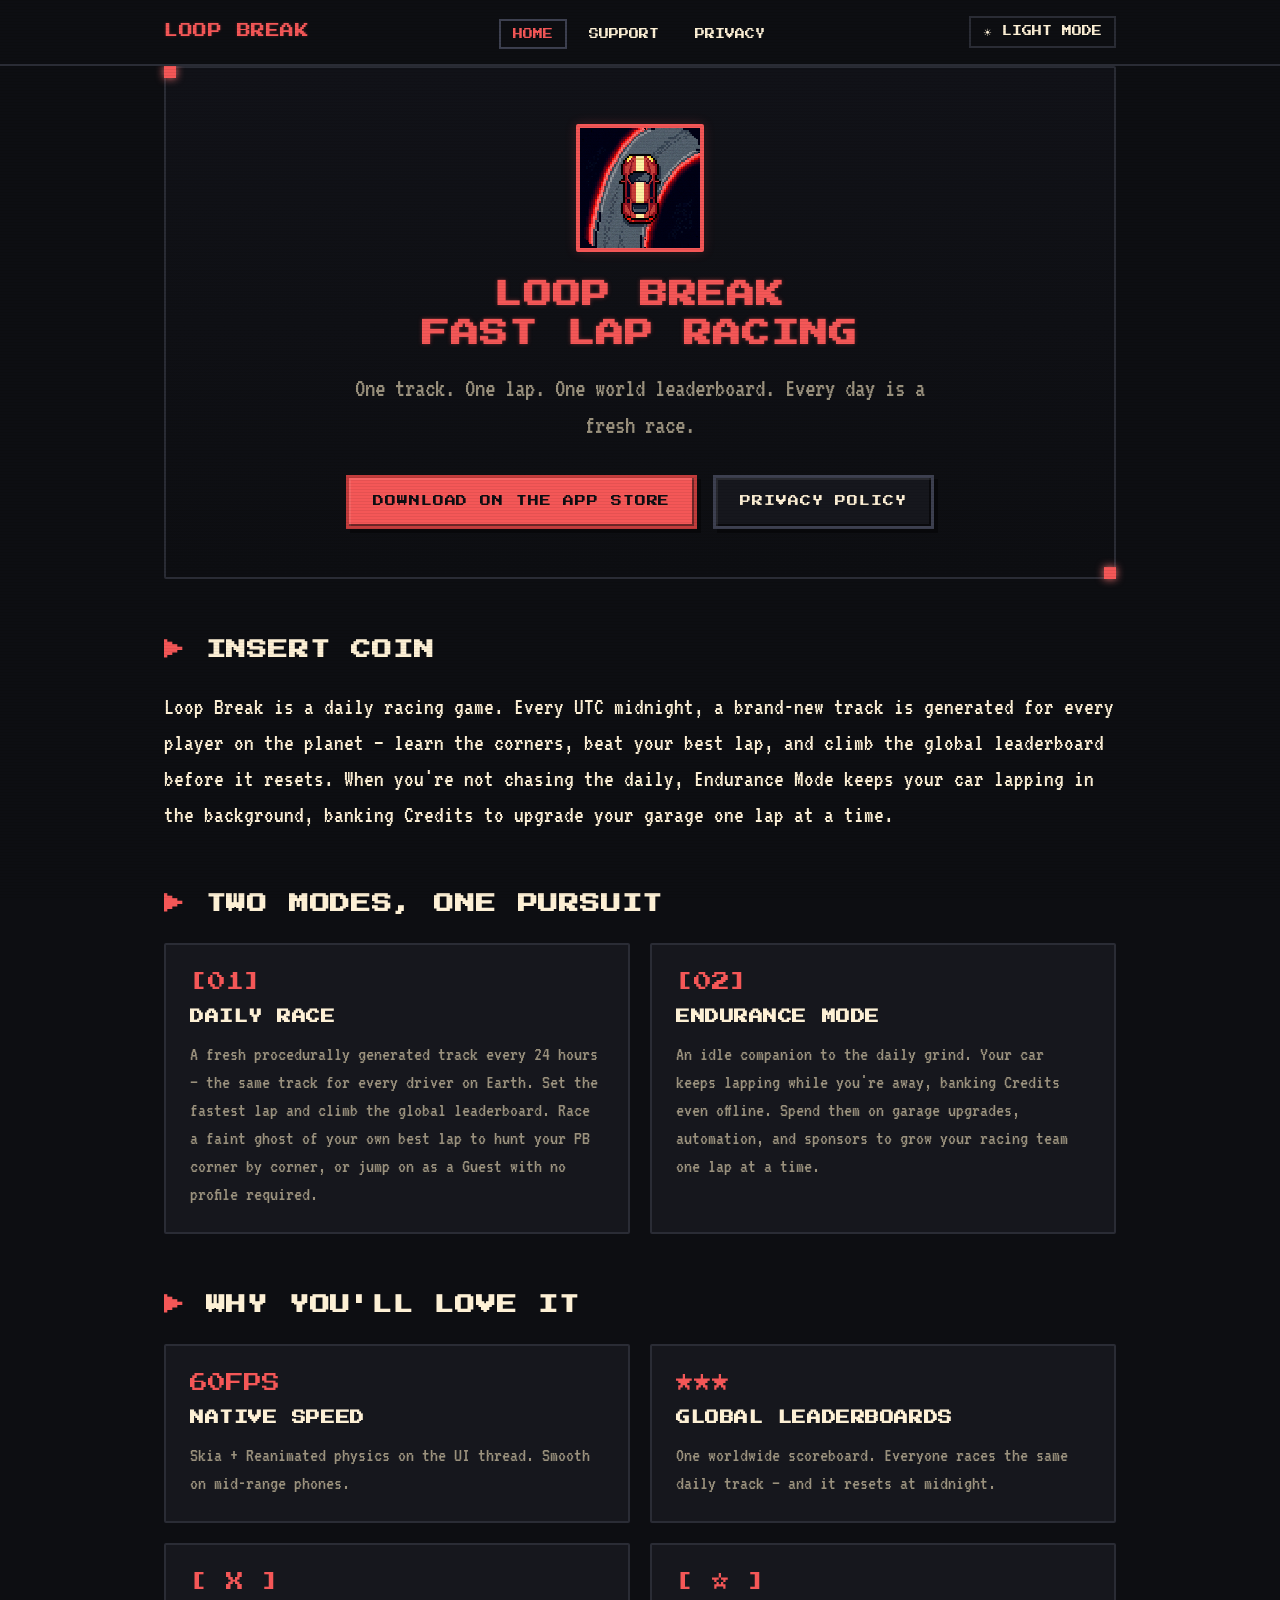
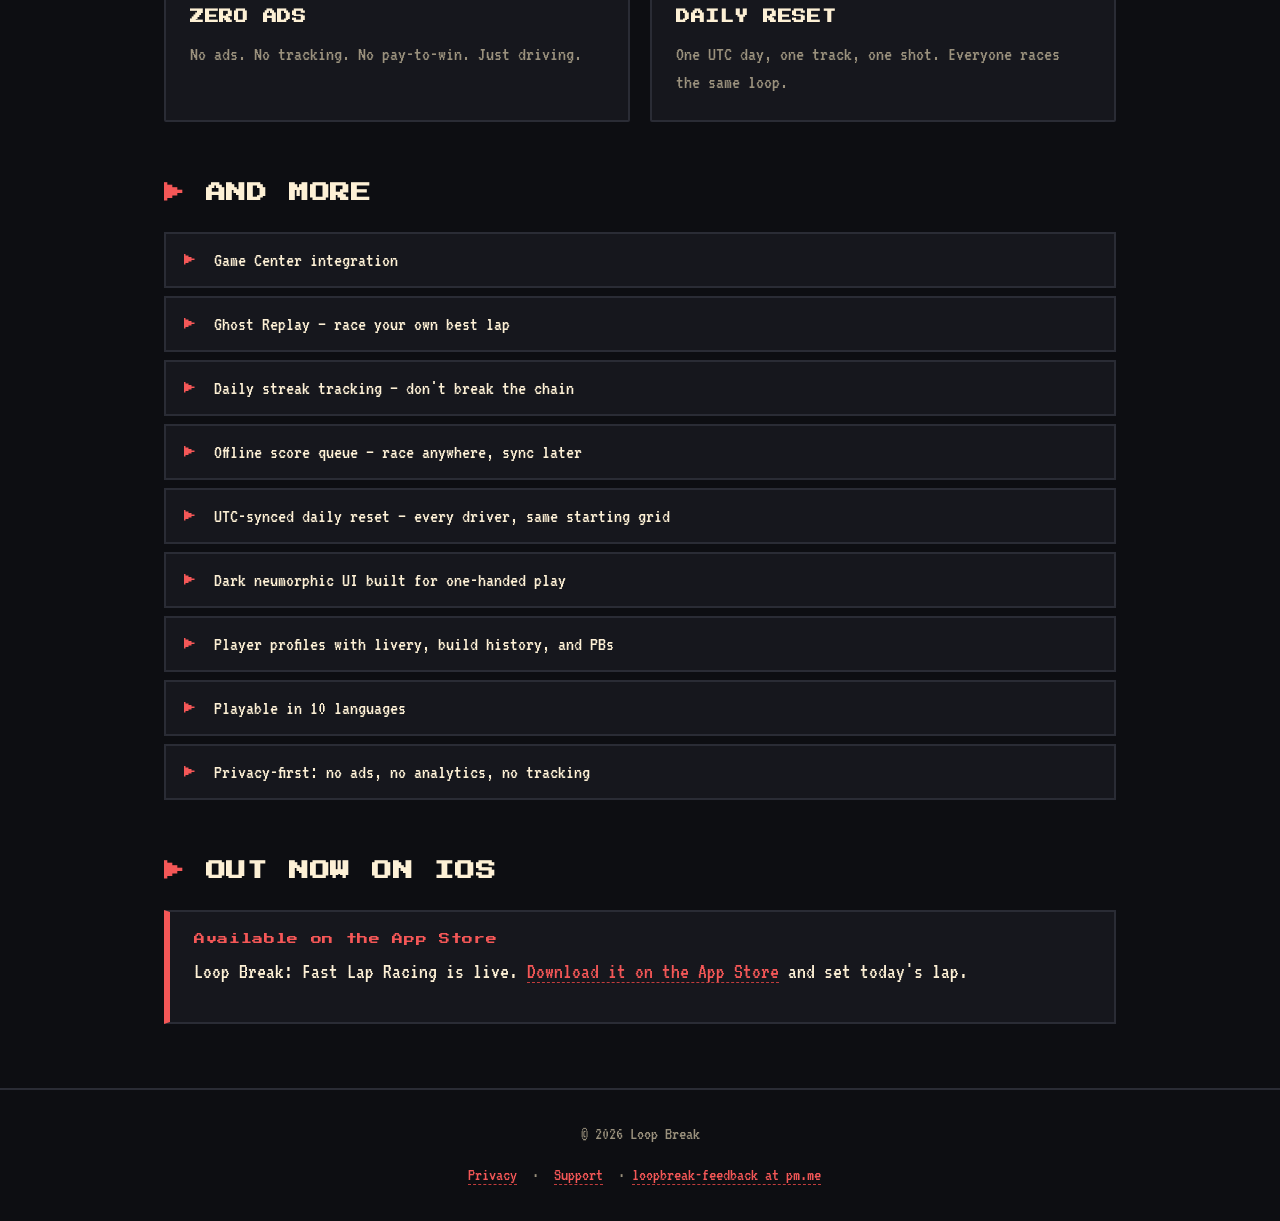
<file: index.html>
<!DOCTYPE html>
<html lang="en">
<head>
  <meta charset="UTF-8" />
  <meta name="viewport" content="width=device-width, initial-scale=1.0" />
  <title>Loop Break: Fast Lap Racing | A new track every day</title>
  <meta name="description" content="Loop Break: Fast Lap Racing is a retro racing game with a fresh procedurally generated track every day. Race the daily track on a global leaderboard, then let Endurance Mode keep your car lapping while you're away." />
  <meta name="theme-color" content="#0D0E12" />

  <meta property="og:title" content="Loop Break: Fast Lap Racing" />
  <meta property="og:description" content="One track. One lap. One world leaderboard. Every day is a fresh race." />
  <meta property="og:type" content="website" />
  <meta property="og:image" content="assets/feature-graphic.png" />

  <link rel="icon" type="image/png" href="assets/app-icon.png" />
  <link rel="apple-touch-icon" href="assets/app-icon.png" />

  <link rel="preconnect" href="https://fonts.googleapis.com" />
  <link rel="preconnect" href="https://fonts.gstatic.com" crossorigin />
  <link href="https://fonts.googleapis.com/css2?family=Press+Start+2P&family=VT323&display=swap" rel="stylesheet" />

  <link rel="stylesheet" href="styles.css" />
  <script src="theme-toggle.js" defer></script>
</head>
<body>
  <a class="skip-link" href="#main">Skip to main content</a>

  <nav class="nav" aria-label="Primary">
    <div class="container nav-inner">
      <div class="nav-brand"><a href="index.html">LOOP BREAK</a></div>
      <ul class="nav-links">
        <li><a href="index.html" aria-current="page">Home</a></li>
        <li><a href="support.html">Support</a></li>
        <li><a href="privacy.html">Privacy</a></li>
      </ul>
      <button class="theme-toggle" type="button" aria-pressed="false">
        <span class="theme-toggle-icon" aria-hidden="true">☀</span>
        <span class="theme-toggle-label">Light mode</span>
      </button>
    </div>
  </nav>

  <main class="container" id="main" tabindex="-1">

    <!-- HERO -->
    <section class="hero" aria-labelledby="hero-title">
      <img src="assets/app-icon.png" alt="Loop Break app icon" class="app-icon" width="128" height="128" />
      <h1 id="hero-title">Loop Break<br />Fast Lap Racing</h1>
      <p class="tagline">One track. One lap. One world leaderboard. Every day is a fresh race.</p>
      <div class="hero-ctas">
        <a class="btn btn-primary" href="https://apps.apple.com/us/app/loop-break-fast-lap-racing/id6755713660">Download on the App Store</a>
        <a class="btn" href="privacy.html">Privacy Policy</a>
      </div>
    </section>

    <!-- WHAT IS LOOP BREAK -->
    <section aria-labelledby="about-title">
      <h2 id="about-title">Insert Coin</h2>
      <p class="lead">Loop Break is a daily racing game. Every UTC midnight, a brand-new track is generated for every player on the planet — learn the corners, beat your best lap, and climb the global leaderboard before it resets. When you're not chasing the daily, Endurance Mode keeps your car lapping in the background, banking Credits to upgrade your garage one lap at a time.</p>
    </section>

    <!-- GAME MODES -->
    <section aria-labelledby="modes-title">
      <h2 id="modes-title">Two Modes, One Pursuit</h2>
      <div class="feature-grid">
        <article class="feature-card">
          <span class="icon">[01]</span>
          <h3>Daily Race</h3>
          <p>A fresh procedurally generated track every 24 hours — the same track for every driver on Earth. Set the fastest lap and climb the global leaderboard. Race a faint ghost of your own best lap to hunt your PB corner by corner, or jump on as a Guest with no profile required.</p>
        </article>
        <article class="feature-card">
          <span class="icon">[02]</span>
          <h3>Endurance Mode</h3>
          <p>An idle companion to the daily grind. Your car keeps lapping while you're away, banking Credits even offline. Spend them on garage upgrades, automation, and sponsors to grow your racing team one lap at a time.</p>
        </article>
      </div>
    </section>

    <!-- WHY YOU'LL LOVE IT -->
    <section aria-labelledby="love-title">
      <h2 id="love-title">Why You'll Love It</h2>
      <div class="feature-grid">
        <article class="feature-card">
          <span class="icon">60FPS</span>
          <h3>Native Speed</h3>
          <p>Skia + Reanimated physics on the UI thread. Smooth on mid-range phones.</p>
        </article>
        <article class="feature-card">
          <span class="icon">★★★</span>
          <h3>Global Leaderboards</h3>
          <p>One worldwide scoreboard. Everyone races the same daily track — and it resets at midnight.</p>
        </article>
        <article class="feature-card">
          <span class="icon">[ X ]</span>
          <h3>Zero Ads</h3>
          <p>No ads. No tracking. No pay-to-win. Just driving.</p>
        </article>
        <article class="feature-card">
          <span class="icon">[ ☆ ]</span>
          <h3>Daily Reset</h3>
          <p>One UTC day, one track, one shot. Everyone races the same loop.</p>
        </article>
      </div>
    </section>

    <!-- AND MORE -->
    <section aria-labelledby="more-title">
      <h2 id="more-title">And More</h2>
      <ul class="pixel-list">
        <li>Game Center integration</li>
        <li>Ghost Replay — race your own best lap</li>
        <li>Daily streak tracking — don't break the chain</li>
        <li>Offline score queue — race anywhere, sync later</li>
        <li>UTC-synced daily reset — every driver, same starting grid</li>
        <li>Dark neumorphic UI built for one-handed play</li>
        <li>Player profiles with livery, build history, and PBs</li>
        <li>Playable in 10 languages</li>
        <li>Privacy-first: no ads, no analytics, no tracking</li>
      </ul>
    </section>

    <!-- OUT NOW CALLOUT -->
    <section aria-labelledby="status-title">
      <h2 id="status-title">Out Now on iOS</h2>
      <div class="callout">
        <strong>Available on the App Store</strong>
        <p>Loop Break: Fast Lap Racing is live. <a href="https://apps.apple.com/us/app/loop-break-fast-lap-racing/id6755713660">Download it on the App Store</a> and set today's lap.</p>
      </div>
    </section>

  </main>

  <footer class="footer">
    <div class="container">
      <p>© 2026 Loop Break</p>
      <nav aria-label="Footer">
        <a href="privacy.html">Privacy</a> ·
        <a href="support.html">Support</a> ·
        <span class="email">loopbreak-feedback at pm.me</span>
      </nav>
    </div>
  </footer>

</body>
</html>
</file>
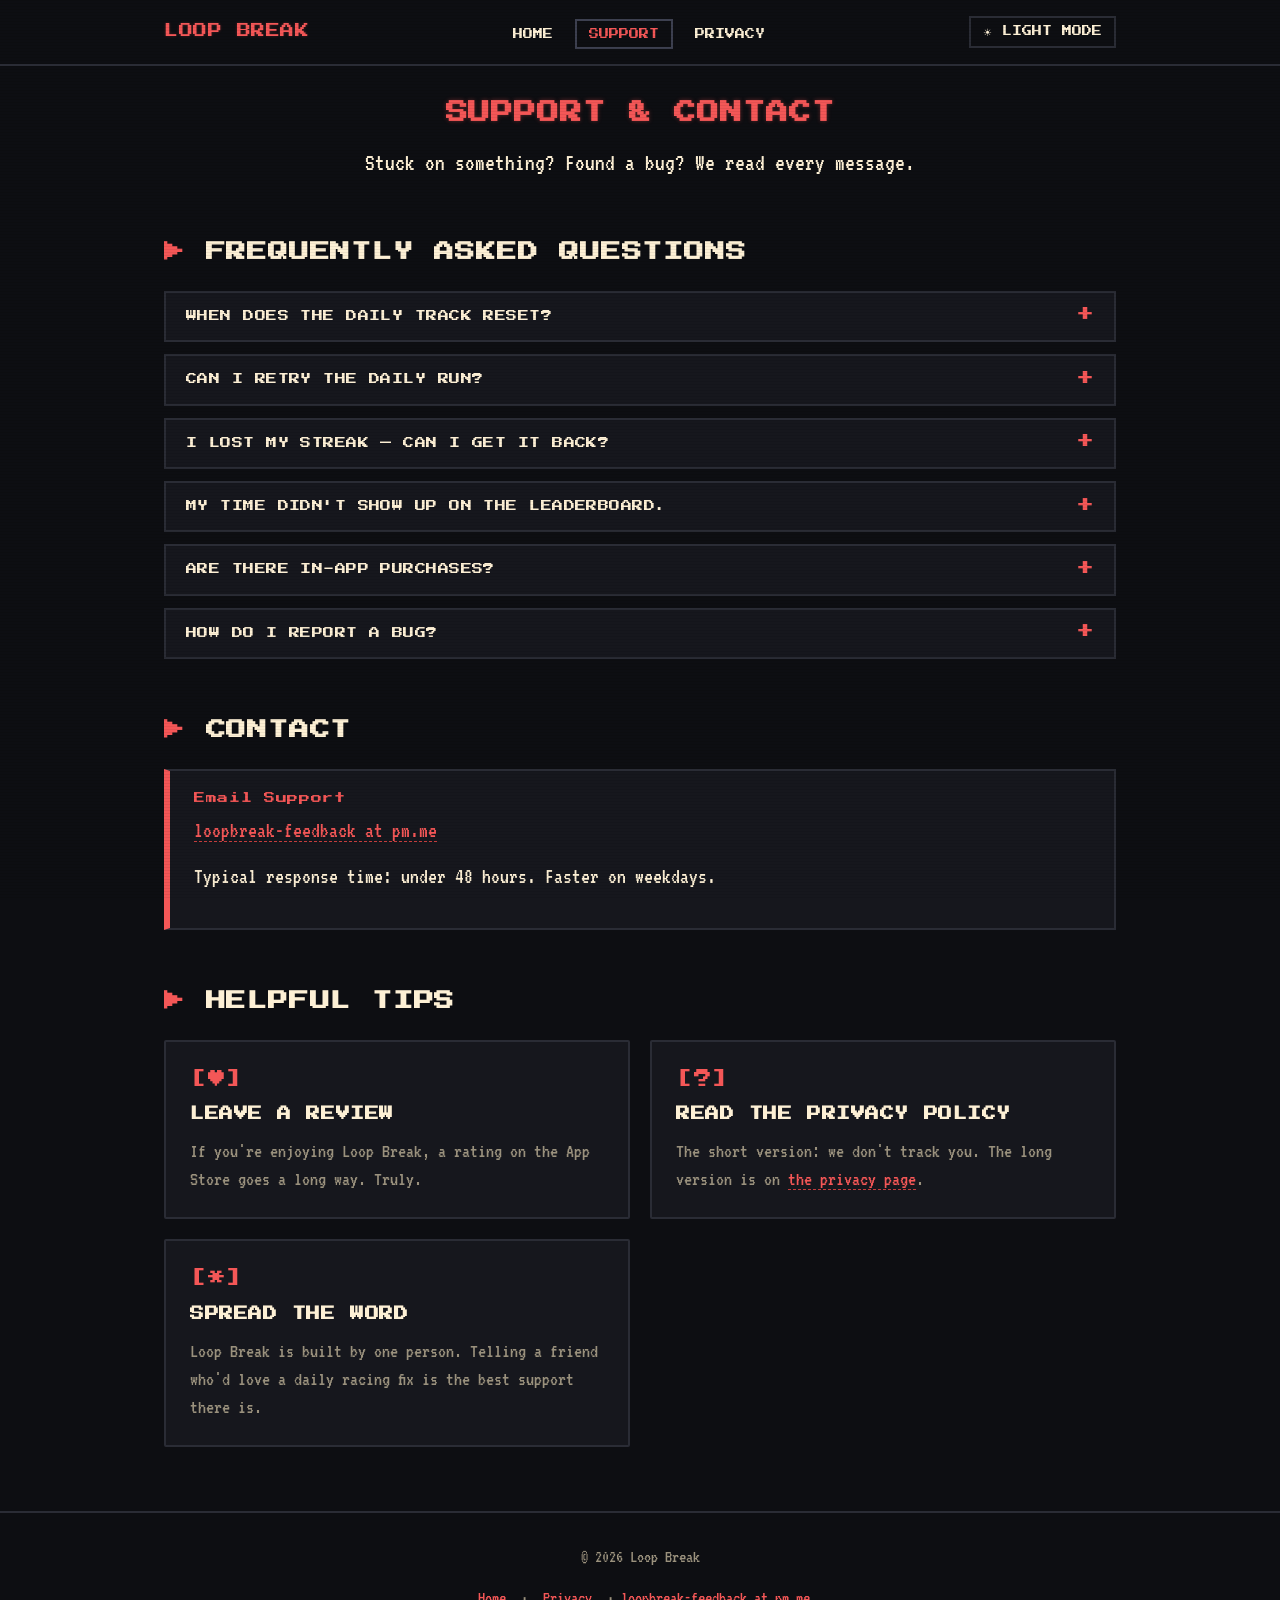
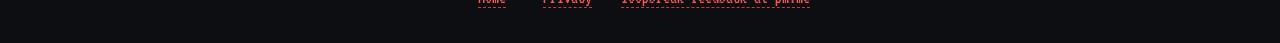
<file: contact.html>
<!DOCTYPE html>
<html lang="en">
<head>
  <meta charset="UTF-8" />
  <meta name="viewport" content="width=device-width, initial-scale=1.0" />

  <!--
    The App Store support URL for shipped versions (1.0.17, 1.0.18) points here,
    and a released version's listing can no longer be edited — so this path has
    to keep resolving. The real page is support.html; this redirects to it.
  -->
  <meta http-equiv="refresh" content="0; url=support.html" />
  <link rel="canonical" href="https://loopbreakracer.com/support.html" />
  <meta name="robots" content="noindex, follow" />

  <title>Support | Loop Break: Fast Lap Racing</title>
  <meta name="description" content="Get help with Loop Break: Fast Lap Racing. FAQs, contact info, and troubleshooting tips." />
  <meta name="theme-color" content="#0D0E12" />

  <link rel="icon" type="image/png" href="assets/app-icon.png" />
  <link rel="apple-touch-icon" href="assets/app-icon.png" />

  <link rel="preconnect" href="https://fonts.googleapis.com" />
  <link rel="preconnect" href="https://fonts.gstatic.com" crossorigin />
  <link href="https://fonts.googleapis.com/css2?family=Press+Start+2P&family=VT323&display=swap" rel="stylesheet" />

  <link rel="stylesheet" href="styles.css" />

  <!-- Redirect before paint where possible; replace() keeps it out of history
       so Back does not bounce the visitor straight back here. -->
  <script>window.location.replace('support.html');</script>
</head>
<body>

  <main class="container" id="main" tabindex="-1">
    <section style="text-align: center; padding-top: 64px;">
      <h1 style="font-size: 22px; margin-bottom: 16px;">Support &amp; Contact</h1>
      <p class="lead">
        This page has moved. Continue to
        <a href="support.html">the support page</a>.
      </p>
    </section>
  </main>

</body>
</html>
</file>
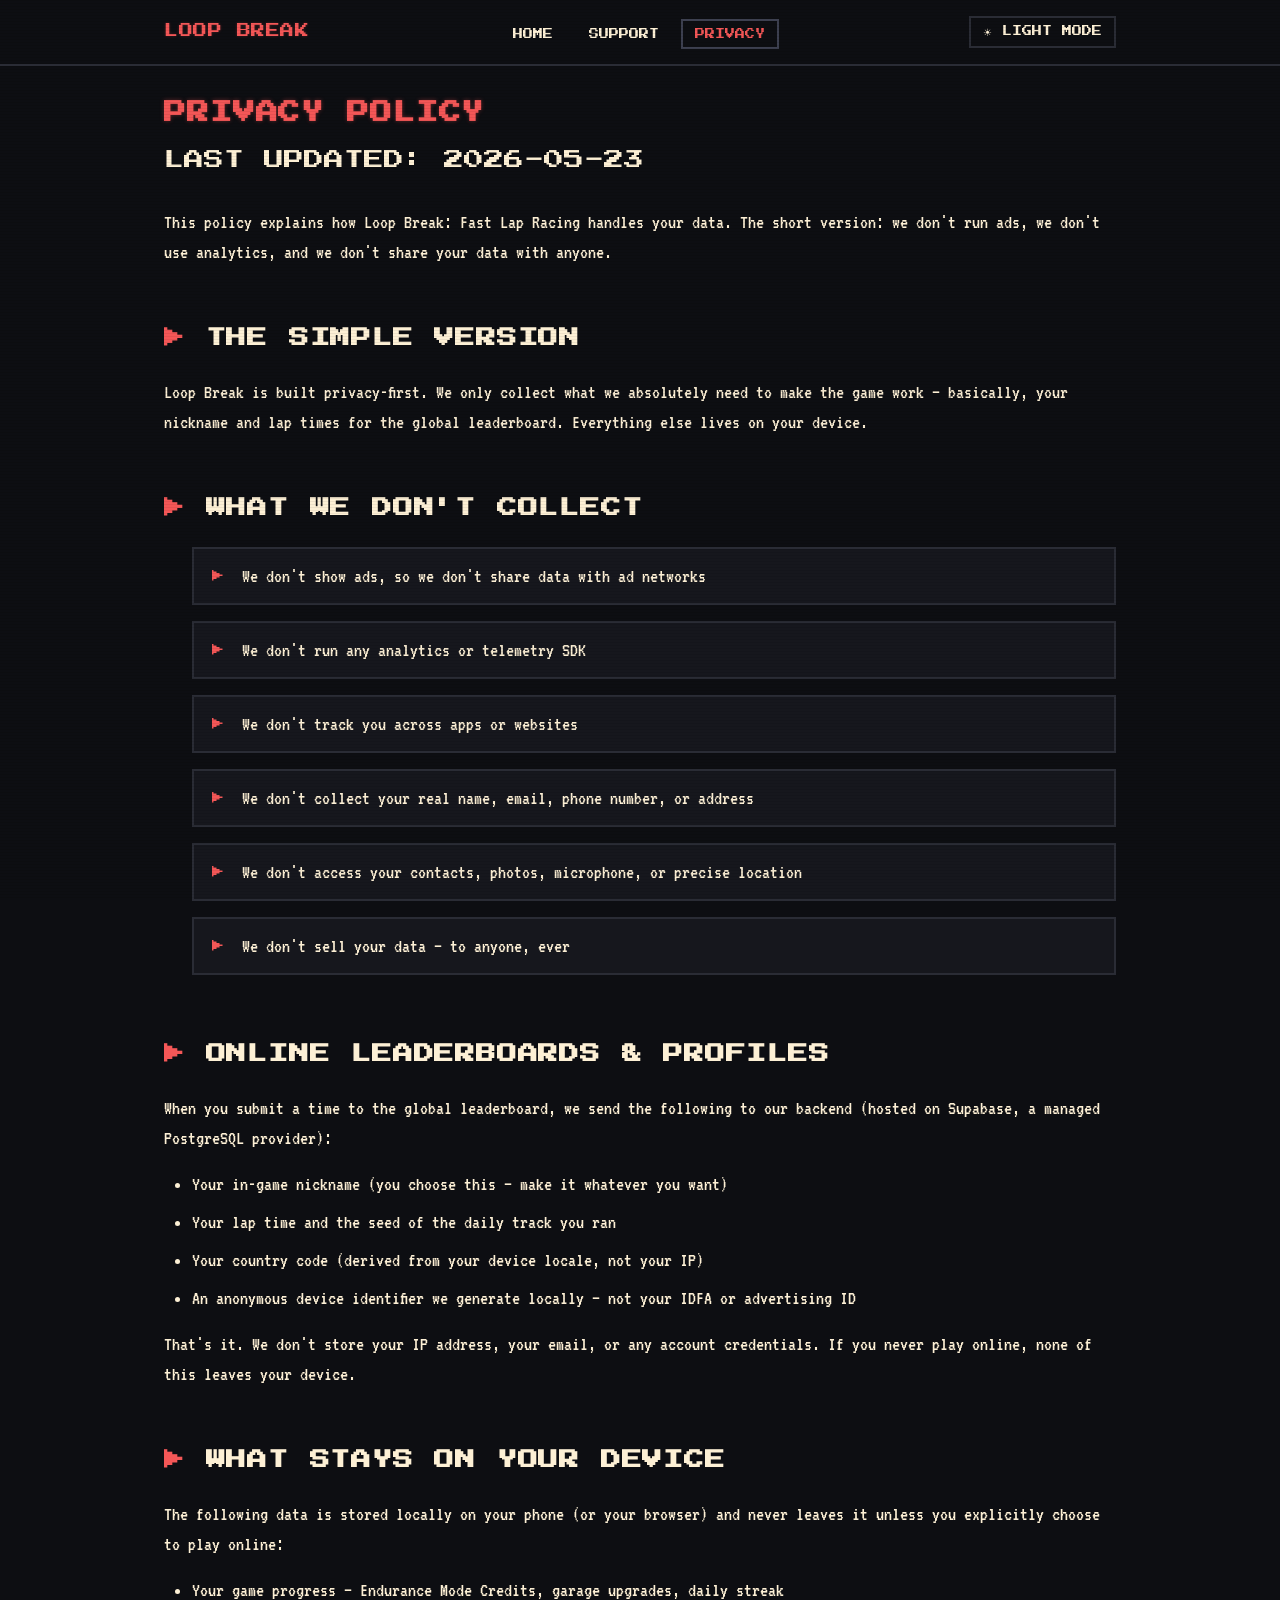
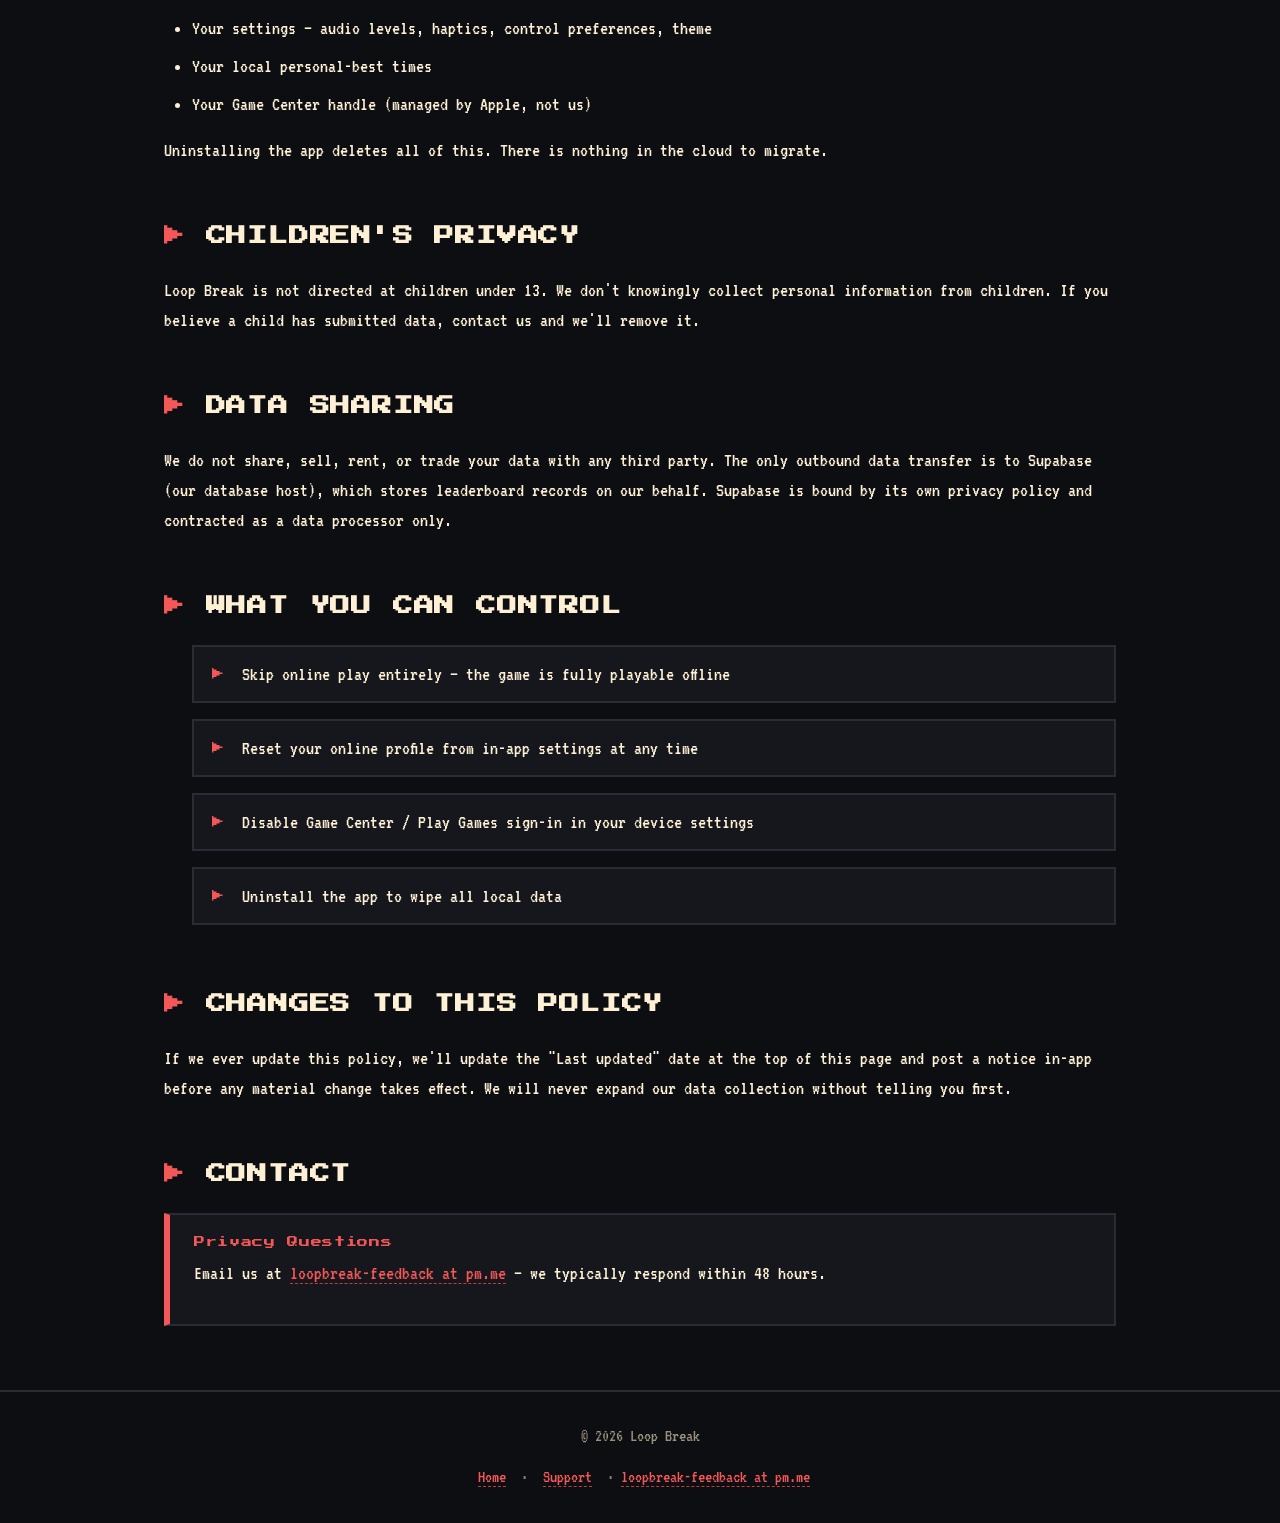
<file: privacy.html>
<!DOCTYPE html>
<html lang="en">
<head>
  <meta charset="UTF-8" />
  <meta name="viewport" content="width=device-width, initial-scale=1.0" />
  <title>Privacy Policy | Loop Break: Fast Lap Racing</title>
  <meta name="description" content="Privacy policy for Loop Break: Fast Lap Racing. No ads, no analytics, no third-party tracking." />
  <meta name="theme-color" content="#0D0E12" />

  <link rel="icon" type="image/png" href="assets/app-icon.png" />
  <link rel="apple-touch-icon" href="assets/app-icon.png" />

  <link rel="preconnect" href="https://fonts.googleapis.com" />
  <link rel="preconnect" href="https://fonts.gstatic.com" crossorigin />
  <link href="https://fonts.googleapis.com/css2?family=Press+Start+2P&family=VT323&display=swap" rel="stylesheet" />

  <link rel="stylesheet" href="styles.css" />
  <script src="theme-toggle.js" defer></script>
</head>
<body>
  <a class="skip-link" href="#main">Skip to main content</a>

  <nav class="nav" aria-label="Primary">
    <div class="container nav-inner">
      <div class="nav-brand"><a href="index.html">LOOP BREAK</a></div>
      <ul class="nav-links">
        <li><a href="index.html">Home</a></li>
        <li><a href="support.html">Support</a></li>
        <li><a href="privacy.html" aria-current="page">Privacy</a></li>
      </ul>
      <button class="theme-toggle" type="button" aria-pressed="false">
        <span class="theme-toggle-icon" aria-hidden="true">☀</span>
        <span class="theme-toggle-label">Light mode</span>
      </button>
    </div>
  </nav>

  <main class="container privacy-content" id="main" tabindex="-1">

    <section>
      <h1 style="font-size: 22px; margin-top: 32px; margin-bottom: 16px;">Privacy Policy</h1>
      <p class="last-updated">Last updated: 2026-05-23</p>
      <p class="lead">This policy explains how Loop Break: Fast Lap Racing handles your data. The short version: we don't run ads, we don't use analytics, and we don't share your data with anyone.</p>
    </section>

    <section>
      <h2>The Simple Version</h2>
      <p>Loop Break is built privacy-first. We only collect what we absolutely need to make the game work — basically, your nickname and lap times for the global leaderboard. Everything else lives on your device.</p>
    </section>

    <section>
      <h2>What We DON'T Collect</h2>
      <ul class="pixel-list">
        <li>We don't show ads, so we don't share data with ad networks</li>
        <li>We don't run any analytics or telemetry SDK</li>
        <li>We don't track you across apps or websites</li>
        <li>We don't collect your real name, email, phone number, or address</li>
        <li>We don't access your contacts, photos, microphone, or precise location</li>
        <li>We don't sell your data — to anyone, ever</li>
      </ul>
    </section>

    <section>
      <h2>Online Leaderboards &amp; Profiles</h2>
      <p>When you submit a time to the global leaderboard, we send the following to our backend (hosted on Supabase, a managed PostgreSQL provider):</p>
      <ul>
        <li>Your in-game nickname (you choose this — make it whatever you want)</li>
        <li>Your lap time and the seed of the daily track you ran</li>
        <li>Your country code (derived from your device locale, not your IP)</li>
        <li>An anonymous device identifier we generate locally — not your IDFA or advertising ID</li>
      </ul>
      <p>That's it. We don't store your IP address, your email, or any account credentials. If you never play online, none of this leaves your device.</p>
    </section>

    <section>
      <h2>What Stays On Your Device</h2>
      <p>The following data is stored locally on your phone (or your browser) and never leaves it unless you explicitly choose to play online:</p>
      <ul>
        <li>Your game progress — Endurance Mode Credits, garage upgrades, daily streak</li>
        <li>Your settings — audio levels, haptics, control preferences, theme</li>
        <li>Your local personal-best times</li>
        <li>Your Game Center handle (managed by Apple, not us)</li>
      </ul>
      <p>Uninstalling the app deletes all of this. There is nothing in the cloud to migrate.</p>
    </section>

    <section>
      <h2>Children's Privacy</h2>
      <p>Loop Break is not directed at children under 13. We don't knowingly collect personal information from children. If you believe a child has submitted data, contact us and we'll remove it.</p>
    </section>

    <section>
      <h2>Data Sharing</h2>
      <p>We do not share, sell, rent, or trade your data with any third party. The only outbound data transfer is to Supabase (our database host), which stores leaderboard records on our behalf. Supabase is bound by its own privacy policy and contracted as a data processor only.</p>
    </section>

    <section>
      <h2>What You Can Control</h2>
      <ul class="pixel-list">
        <li>Skip online play entirely — the game is fully playable offline</li>
        <li>Reset your online profile from in-app settings at any time</li>
        <li>Disable Game Center / Play Games sign-in in your device settings</li>
        <li>Uninstall the app to wipe all local data</li>
      </ul>
    </section>

    <section>
      <h2>Changes to This Policy</h2>
      <p>If we ever update this policy, we'll update the "Last updated" date at the top of this page and post a notice in-app before any material change takes effect. We will never expand our data collection without telling you first.</p>
    </section>

    <section>
      <h2>Contact</h2>
      <div class="callout">
        <strong>Privacy Questions</strong>
        <p>Email us at <span class="email">loopbreak-feedback at pm.me</span> — we typically respond within 48 hours.</p>
      </div>
    </section>

  </main>

  <footer class="footer">
    <div class="container">
      <p>© 2026 Loop Break</p>
      <nav aria-label="Footer">
        <a href="index.html">Home</a> ·
        <a href="support.html">Support</a> ·
        <span class="email">loopbreak-feedback at pm.me</span>
      </nav>
    </div>
  </footer>

</body>
</html>
</file>
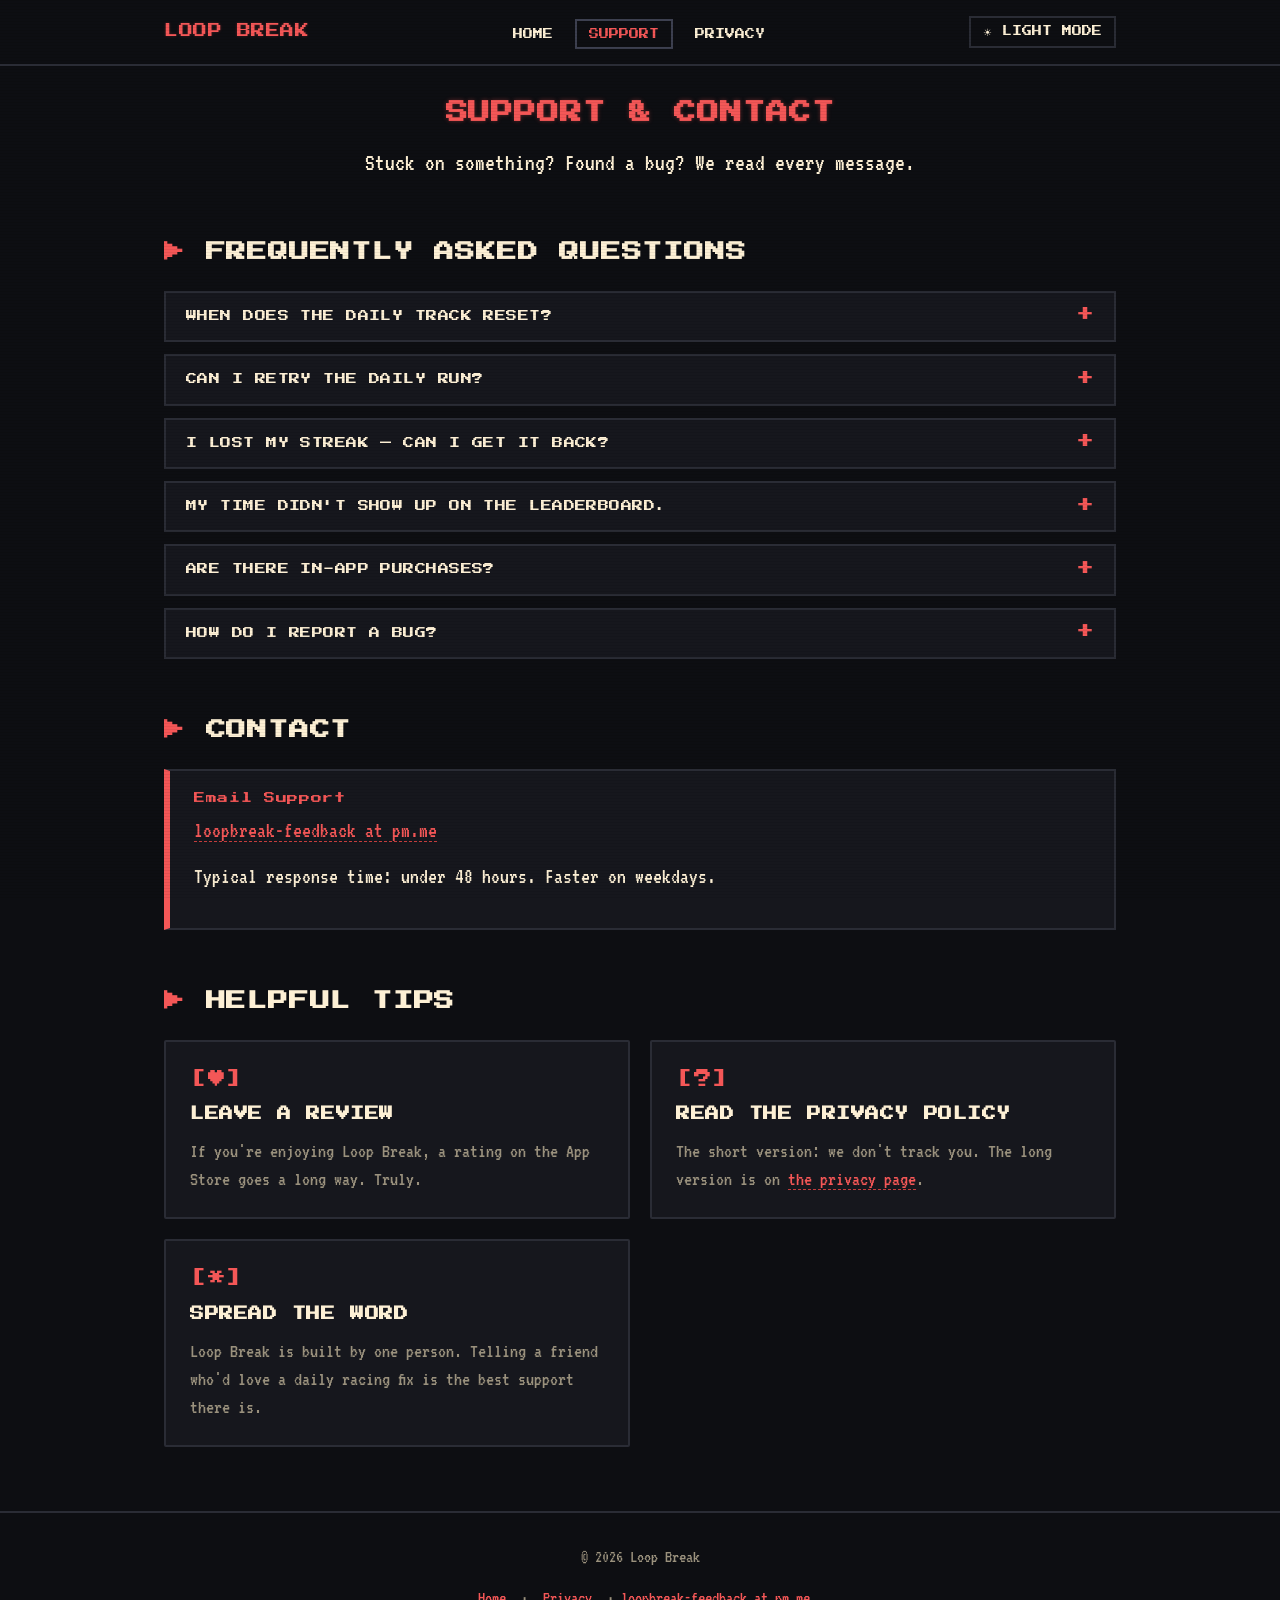
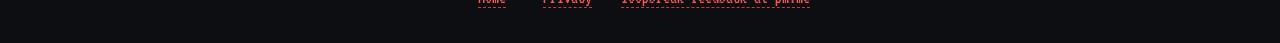
<file: support.html>
<!DOCTYPE html>
<html lang="en">
<head>
  <meta charset="UTF-8" />
  <meta name="viewport" content="width=device-width, initial-scale=1.0" />
  <title>Support | Loop Break: Fast Lap Racing</title>
  <meta name="description" content="Get help with Loop Break: Fast Lap Racing. FAQs, contact info, and troubleshooting tips." />
  <meta name="theme-color" content="#0D0E12" />

  <link rel="icon" type="image/png" href="assets/app-icon.png" />
  <link rel="apple-touch-icon" href="assets/app-icon.png" />

  <link rel="preconnect" href="https://fonts.googleapis.com" />
  <link rel="preconnect" href="https://fonts.gstatic.com" crossorigin />
  <link href="https://fonts.googleapis.com/css2?family=Press+Start+2P&family=VT323&display=swap" rel="stylesheet" />

  <link rel="stylesheet" href="styles.css" />
  <script src="theme-toggle.js" defer></script>
</head>
<body>
  <a class="skip-link" href="#main">Skip to main content</a>

  <nav class="nav" aria-label="Primary">
    <div class="container nav-inner">
      <div class="nav-brand"><a href="index.html">LOOP BREAK</a></div>
      <ul class="nav-links">
        <li><a href="index.html">Home</a></li>
        <li><a href="support.html" aria-current="page">Support</a></li>
        <li><a href="privacy.html">Privacy</a></li>
      </ul>
      <button class="theme-toggle" type="button" aria-pressed="false">
        <span class="theme-toggle-icon" aria-hidden="true">☀</span>
        <span class="theme-toggle-label">Light mode</span>
      </button>
    </div>
  </nav>

  <main class="container" id="main" tabindex="-1">

    <section style="text-align: center; padding-top: 32px;">
      <h1 style="font-size: 22px; margin-bottom: 16px;">Support &amp; Contact</h1>
      <p class="lead">Stuck on something? Found a bug? We read every message.</p>
    </section>

    <section aria-labelledby="faq-title">
      <h2 id="faq-title">Frequently Asked Questions</h2>

      <details class="faq-item">
        <summary>When does the daily track reset?</summary>
        <div class="faq-body">
          <p>Every day at 00:00 UTC. That's the same instant for every driver on Earth — so you're always racing the same track as everyone else. Your local time depends on your time zone.</p>
        </div>
      </details>

      <details class="faq-item">
        <summary>Can I retry the daily run?</summary>
        <div class="faq-body">
          <p>You get one attempt at the official daily time per UTC day. You can practice the track as many times as you want, but only your first scoring run counts toward the leaderboard. This is by design — Loop Break is a "one shot, post your time" daily challenge.</p>
        </div>
      </details>

      <details class="faq-item">
        <summary>I lost my streak — can I get it back?</summary>
        <div class="faq-body">
          <p>Streaks reset if you miss a day. We can't restore them, even by request — they're verified against UTC submission timestamps in our database. The good news: streaks are cosmetic. Your other progress and unlocks are unaffected.</p>
        </div>
      </details>

      <details class="faq-item">
        <summary>My time didn't show up on the leaderboard.</summary>
        <div class="faq-body">
          <p>The most common cause is being offline at the moment of submission. Loop Break queues offline scores and syncs them next time you're online. Make sure airplane mode is off, then open the app — your queued time will appear within a few seconds.</p>
          <p>If it still doesn't show up after 5 minutes, email us with your nickname and roughly when you set the time.</p>
        </div>
      </details>

      <details class="faq-item">
        <summary>Are there in-app purchases?</summary>
        <div class="faq-body">
          <p>No. Loop Break has no in-app purchases. No ads either. The whole game is yours to play.</p>
        </div>
      </details>

      <details class="faq-item">
        <summary>How do I report a bug?</summary>
        <div class="faq-body">
          <p>Email us at <span class="email">loopbreak-feedback at pm.me</span> with:</p>
          <ul>
            <li>Your device model and OS version</li>
            <li>Loop Break version (Settings → About)</li>
            <li>What you were doing when it happened</li>
            <li>A screen recording if you can manage it</li>
          </ul>
          <p>We usually reply within 48 hours.</p>
        </div>
      </details>

    </section>

    <section aria-labelledby="contact-title">
      <h2 id="contact-title">Contact</h2>
      <div class="callout">
        <strong>Email Support</strong>
        <p><span class="email">loopbreak-feedback at pm.me</span></p>
        <p>Typical response time: under 48 hours. Faster on weekdays.</p>
      </div>
    </section>

    <section aria-labelledby="tips-title">
      <h2 id="tips-title">Helpful Tips</h2>
      <div class="feature-grid cols-3">
        <article class="feature-card">
          <span class="icon">[♥]</span>
          <h3>Leave a Review</h3>
          <p>If you're enjoying Loop Break, a rating on the App Store goes a long way. Truly.</p>
        </article>
        <article class="feature-card">
          <span class="icon">[?]</span>
          <h3>Read the Privacy Policy</h3>
          <p>The short version: we don't track you. The long version is on <a href="privacy.html">the privacy page</a>.</p>
        </article>
        <article class="feature-card">
          <span class="icon">[*]</span>
          <h3>Spread the Word</h3>
          <p>Loop Break is built by one person. Telling a friend who'd love a daily racing fix is the best support there is.</p>
        </article>
      </div>
    </section>

  </main>

  <footer class="footer">
    <div class="container">
      <p>© 2026 Loop Break</p>
      <nav aria-label="Footer">
        <a href="index.html">Home</a> ·
        <a href="privacy.html">Privacy</a> ·
        <span class="email">loopbreak-feedback at pm.me</span>
      </nav>
    </div>
  </footer>

</body>
</html>
</file>
<file: styles.css>
/* ============================================================
   LOOP BREAK — DAILY DRIVER
   Retro arcade landing page styles
   ============================================================ */

/* ----- Design tokens (dark, default) ----- */
:root {
  --bg:           #0D0E12;
  --bg-elevated:  #111218;
  --panel:        #16171D;
  --panel-hover:  #1C1E26;
  --accent:       #F45757;       /* >= 6.0:1 on --bg, AA normal text */
  --accent-glow:  #FF7878;
  --accent-dim:   #C23C3C;
  --on-accent:    #0D0E12;       /* foreground on .btn-primary */
  --success:      #6CCB6C;
  --text:         #FDF0D5;
  --text-muted:   #9A917D;
  --border:       #2A2C35;
  --border-strong:#3D4050;
  --shadow-inset-light: rgba(255,255,255,0.08);
  --shadow-inset-dark:  rgba(0,0,0,0.55);
  --scanline-opacity: 0.06;
}

/* ----- Light theme ----- */
[data-theme="light"] {
  --bg:           #F4EFE0;
  --bg-elevated:  #ECE5D2;
  --panel:        #FFFFFF;
  --panel-hover:  #FBF7EA;
  --accent:       #9A2424;       /* >= 7:1 on cream */
  --accent-glow:  #B83232;
  --accent-dim:   #7A1F1F;
  --on-accent:    #FDF0D5;
  --success:      #2B7A2B;
  --text:         #1B1B1F;
  --text-muted:   #4A4636;
  --border:       #C9C1AA;
  --border-strong:#9A917D;
  --shadow-inset-light: rgba(255,255,255,0.8);
  --shadow-inset-dark:  rgba(0,0,0,0.18);
  --scanline-opacity: 0;
}

/* ----- Reset ----- */
* {
  box-sizing: border-box;
  margin: 0;
  padding: 0;
}

/* ----- Accessibility utilities ----- */
.sr-only {
  position: absolute;
  width: 1px;
  height: 1px;
  padding: 0;
  margin: -1px;
  overflow: hidden;
  clip: rect(0, 0, 0, 0);
  white-space: nowrap;
  border: 0;
}

.skip-link {
  position: absolute;
  left: 8px;
  top: -64px;
  z-index: 10000;
  padding: 12px 16px;
  background: var(--accent);
  color: var(--on-accent);
  font-family: 'Press Start 2P', monospace;
  font-size: 11px;
  text-transform: uppercase;
  border: 3px solid var(--border-strong);
  text-decoration: none;
}

.skip-link:focus,
.skip-link:focus-visible {
  top: 8px;
  outline: 2px solid var(--accent-glow);
  outline-offset: 2px;
}

main:focus {
  outline: none;
}

html {
  scroll-behavior: smooth;
}

body {
  font-family: 'VT323', 'Press Start 2P', ui-monospace, monospace;
  font-size: 22px;
  line-height: 1.4;
  color: var(--text);
  background: var(--bg);
  min-height: 100vh;
  -webkit-font-smoothing: antialiased;
  text-rendering: optimizeLegibility;
  position: relative;
  overflow-x: hidden;
  transition: background-color 0.3s ease, color 0.3s ease;
}

/* ----- CRT scanlines overlay (dark only) ----- */
body::before {
  content: "";
  position: fixed;
  inset: 0;
  pointer-events: none;
  z-index: 9999;
  background: repeating-linear-gradient(
    to bottom,
    rgba(0, 0, 0, var(--scanline-opacity)) 0,
    rgba(0, 0, 0, var(--scanline-opacity)) 1px,
    transparent 1px,
    transparent 3px
  );
}

/* Vignette removed: darkening corners hurt text contrast for AT users.
   The scanline overlay alone supplies enough CRT character. */

/* ----- Typography ----- */
.pixel,
h1, h2, h3,
.nav-brand,
.btn,
.feature-icon-text {
  font-family: 'Press Start 2P', ui-monospace, monospace;
  letter-spacing: 0.04em;
  text-transform: uppercase;
}

h1 {
  font-size: 28px;
  line-height: 1.4;
  color: var(--accent);
  text-shadow: 0 0 4px rgba(255, 82, 82, 0.35);
}

h2 {
  font-size: 20px;
  line-height: 1.5;
  margin-bottom: 24px;
  color: var(--text);
}

h2::before {
  content: "▶ ";
  color: var(--accent);
}

h3 {
  font-size: 14px;
  line-height: 1.5;
  margin-bottom: 12px;
  color: var(--text);
}

p {
  margin-bottom: 16px;
}

a {
  color: var(--accent);
  text-decoration: none;
  border-bottom: 1px dashed var(--accent-dim);
  transition: color 0.15s ease, border-color 0.15s ease;
}

a:hover {
  color: var(--accent-glow);
  border-bottom-color: var(--accent-glow);
}

a:focus-visible,
button:focus-visible,
summary:focus-visible {
  outline: 2px solid var(--accent-glow);
  outline-offset: 2px;
}

summary:focus { outline: none; }
summary:focus-visible { outline-offset: -2px; }

strong {
  color: var(--accent);
  font-weight: normal;
}

/* ----- Layout ----- */
.container {
  max-width: 1000px;
  margin: 0 auto;
  padding: 0 24px;
}

section {
  margin-bottom: 56px;
}

/* ----- Navigation ----- */
.nav {
  position: sticky;
  top: 0;
  z-index: 100;
  background: var(--bg);
  border-bottom: 2px solid var(--border);
  padding: 16px 0;
}

.nav-inner {
  display: flex;
  align-items: center;
  justify-content: space-between;
  gap: 16px;
  flex-wrap: wrap;
}

.nav-brand {
  font-size: 14px;
  color: var(--accent);
  text-shadow: 0 0 3px rgba(255, 82, 82, 0.3);
}

.nav-brand a {
  color: inherit;
  border-bottom: none;
}

.nav-links {
  display: flex;
  align-items: center;
  gap: 8px;
  list-style: none;
}

.nav-links a {
  font-family: 'Press Start 2P', monospace;
  font-size: 10px;
  text-transform: uppercase;
  color: var(--text);
  border-bottom: none;
  padding: 8px 12px;
  border: 2px solid transparent;
  transition: all 0.15s ease;
}

.nav-links a:hover {
  color: var(--accent);
  border-color: var(--accent);
}

.nav-links a[aria-current="page"] {
  color: var(--accent);
  border-color: var(--border-strong);
}

.theme-toggle {
  background: transparent;
  border: 2px solid var(--border);
  color: var(--text);
  padding: 8px 12px;
  cursor: pointer;
  font-family: 'Press Start 2P', monospace;
  font-size: 10px;
  text-transform: uppercase;
  transition: all 0.15s ease;
}

.theme-toggle:hover {
  border-color: var(--accent);
  color: var(--accent);
}

/* ----- Hero ----- */
.hero {
  text-align: center;
  padding: 56px 24px 48px;
  margin-bottom: 56px;
  background:
    linear-gradient(180deg, var(--bg-elevated) 0%, var(--bg) 100%);
  border: 2px solid var(--border);
  border-radius: 2px;
  position: relative;
}

.hero::before,
.hero::after {
  content: "";
  position: absolute;
  width: 12px;
  height: 12px;
  background: var(--accent);
  box-shadow: 0 0 8px var(--accent-glow);
}

.hero::before { top: -2px; left: -2px; }
.hero::after  { bottom: -2px; right: -2px; }

.hero .app-icon {
  width: 128px;
  height: 128px;
  border: 4px solid var(--accent);
  border-radius: 2px;
  margin: 0 auto 24px;
  display: block;
  image-rendering: pixelated;
  box-shadow: 0 0 12px rgba(255, 82, 82, 0.2);
}

.hero h1 {
  margin-bottom: 16px;
}

.hero .tagline {
  font-size: 26px;
  color: var(--text-muted);
  margin-bottom: 32px;
  max-width: 600px;
  margin-left: auto;
  margin-right: auto;
}

.hero-ctas {
  display: flex;
  flex-wrap: wrap;
  gap: 16px;
  justify-content: center;
  align-items: center;
}

/* ----- Buttons (chunky pixel bevel) ----- */
.btn {
  display: inline-block;
  padding: 16px 24px;
  font-size: 11px;
  text-transform: uppercase;
  letter-spacing: 0.08em;
  border: 3px solid var(--border-strong);
  background: var(--panel);
  color: var(--text);
  cursor: pointer;
  text-decoration: none;
  font-family: 'Press Start 2P', monospace;
  box-shadow:
    inset 2px 2px 0 var(--shadow-inset-light),
    inset -2px -2px 0 var(--shadow-inset-dark),
    4px 4px 0 rgba(0,0,0,0.4);
  transition: transform 0.08s ease, box-shadow 0.08s ease, color 0.15s ease;
}

.btn:hover {
  color: var(--accent-glow);
}

.btn:active {
  transform: translate(2px, 2px);
  box-shadow:
    inset -2px -2px 0 var(--shadow-inset-light),
    inset 2px 2px 0 var(--shadow-inset-dark),
    2px 2px 0 rgba(0,0,0,0.4);
}

.btn-primary {
  background: var(--accent);
  color: var(--on-accent);
  border-color: var(--accent-dim);
}

.btn-primary:hover {
  background: var(--accent-glow);
  color: var(--on-accent);
}

.btn-disabled {
  cursor: not-allowed;
  opacity: 0.75;
  position: relative;
}

.btn-disabled:hover {
  color: var(--text);
}

.btn-disabled:active {
  transform: none;
}

.btn-badge {
  position: absolute;
  top: -10px;
  right: -10px;
  font-size: 7px;
  background: var(--accent);
  color: var(--on-accent);
  padding: 3px 6px;
  border: 2px solid var(--border-strong);
  letter-spacing: 0.05em;
  box-shadow: 2px 2px 0 rgba(0,0,0,0.5);
  font-family: 'Press Start 2P', monospace;
  text-transform: uppercase;
}

/* ----- Feature grid ----- */
.feature-grid {
  display: grid;
  grid-template-columns: repeat(2, 1fr);
  gap: 20px;
}

.feature-grid.cols-4 {
  grid-template-columns: repeat(4, 1fr);
}

.feature-card {
  background: var(--panel);
  border: 2px solid var(--border);
  padding: 24px;
  border-radius: 2px;
  position: relative;
  transition: transform 0.12s ease, border-color 0.12s ease, background-color 0.12s ease;
}

.feature-card:hover {
  transform: translateY(-2px);
  border-color: var(--accent);
  background: var(--panel-hover);
}

.feature-card .icon {
  font-family: 'Press Start 2P', monospace;
  font-size: 18px;
  color: var(--accent);
  display: inline-block;
  margin-bottom: 12px;
}

.feature-card h3 {
  margin-bottom: 12px;
}

.feature-card p {
  color: var(--text-muted);
  font-size: 20px;
  line-height: 1.4;
  margin-bottom: 0;
}

/* ----- Pixel checklist ----- */
.pixel-list {
  list-style: none;
  display: grid;
  gap: 8px;
}

.pixel-list li {
  background: var(--panel);
  border: 2px solid var(--border);
  padding: 12px 16px 12px 48px;
  position: relative;
  font-size: 20px;
  color: var(--text);
}

.pixel-list li::before {
  content: "▶";
  position: absolute;
  left: 18px;
  top: 50%;
  transform: translateY(-50%);
  color: var(--accent);
  font-family: 'Press Start 2P', monospace;
  font-size: 12px;
}

/* ----- Contact / callout card ----- */
.callout {
  background: var(--panel);
  border: 2px solid var(--border);
  border-left: 6px solid var(--accent);
  padding: 20px 24px;
  margin: 24px 0;
}

.callout strong {
  display: block;
  margin-bottom: 8px;
  font-family: 'Press Start 2P', monospace;
  font-size: 11px;
  letter-spacing: 0.06em;
}

/* Obfuscated email — visually styled like a link, but not a mailto */
.email {
  color: var(--accent);
  border-bottom: 1px dashed var(--accent-dim);
  font-family: 'VT323', monospace;
  user-select: all;
}

/* ----- FAQ accordion ----- */
.faq-item {
  background: var(--panel);
  border: 2px solid var(--border);
  margin-bottom: 12px;
  padding: 0;
  transition: border-color 0.15s ease;
}

.faq-item[open],
.faq-item:hover {
  border-color: var(--accent);
}

.faq-item summary {
  list-style: none;
  cursor: pointer;
  padding: 16px 56px 16px 20px;
  font-family: 'Press Start 2P', monospace;
  font-size: 11px;
  text-transform: uppercase;
  letter-spacing: 0.04em;
  color: var(--text);
  position: relative;
  user-select: none;
}

.faq-item summary::-webkit-details-marker { display: none; }

.faq-item summary::after {
  content: "+";
  position: absolute;
  right: 20px;
  top: 50%;
  transform: translateY(-50%);
  font-family: 'Press Start 2P', monospace;
  font-size: 18px;
  color: var(--accent);
  transition: transform 0.2s ease;
}

.faq-item[open] summary::after {
  content: "−";
}

.faq-body {
  padding: 0 20px 20px;
  color: var(--text-muted);
  font-size: 20px;
  line-height: 1.45;
}

.faq-body p { margin-bottom: 12px; }
.faq-body p:last-child { margin-bottom: 0; }

/* ----- Privacy specific ----- */
.privacy-content h2 { margin-top: 40px; }
.privacy-content h3 { margin-top: 24px; }
.privacy-content p,
.privacy-content li {
  font-size: 20px;
  color: var(--text);
  line-height: 1.5;
}

.privacy-content ul,
.privacy-content ol {
  padding-left: 28px;
  margin-bottom: 16px;
}

.privacy-content li {
  margin-bottom: 8px;
}

.lead {
  font-size: 24px;
  color: var(--text);
  line-height: 1.5;
  margin-bottom: 24px;
}

.last-updated {
  font-family: 'Press Start 2P', monospace;
  font-size: 10px;
  color: var(--text-muted);
  margin-bottom: 32px;
  text-transform: uppercase;
}

/* ----- Footer ----- */
.footer {
  border-top: 2px solid var(--border);
  margin-top: 64px;
  padding: 32px 0;
  text-align: center;
  color: var(--text-muted);
  font-size: 18px;
}

.footer a {
  margin: 0 8px;
  /* Keep the dashed underline from the base `a` rule — required so
     links remain distinguishable without relying on color alone. */
}

/* ----- Responsive ----- */
@media (max-width: 1024px) {
  .feature-grid.cols-4 {
    grid-template-columns: repeat(2, 1fr);
  }
}

@media (max-width: 768px) {
  body { font-size: 20px; }
  h1 { font-size: 22px; }
  h2 { font-size: 16px; }
  h3 { font-size: 12px; }

  .hero { padding: 40px 16px 32px; }
  .hero .tagline { font-size: 22px; }
  .hero .app-icon { width: 100px; height: 100px; }

  .feature-grid,
  .feature-grid.cols-4 {
    grid-template-columns: 1fr;
  }

  .btn { padding: 14px 18px; font-size: 10px; }

  .nav-inner { gap: 8px; }
  .nav-links { gap: 4px; flex-wrap: wrap; justify-content: center; }
  .nav-links a { padding: 6px 8px; font-size: 9px; }
}

@media (max-width: 480px) {
  .container { padding: 0 16px; }
  body { font-size: 18px; }
  h1 { font-size: 18px; }
  .hero h1 { line-height: 1.5; }
  .hero .tagline { font-size: 20px; }
  .hero-ctas { flex-direction: column; align-items: stretch; }
  .btn { width: 100%; text-align: center; }
  .btn-disabled::after { font-size: 6px; padding: 2px 4px; }
}

/* ----- Reduced motion ----- */
@media (prefers-reduced-motion: reduce) {
  *,
  *::before,
  *::after {
    animation-duration: 0.001ms !important;
    animation-iteration-count: 1 !important;
    transition-duration: 0.001ms !important;
    scroll-behavior: auto !important;
  }
  body::before { display: none; }
  h1 { text-shadow: none; }
}

/* ----- Print ----- */
@media print {
  body::before { display: none; }
  .nav, .footer, .theme-toggle, .hero-ctas { display: none; }
  body { color: #000; background: #fff; }
  a { color: #000; border-bottom: 1px solid #000; }
  h1, h2, h3 { color: #000; text-shadow: none; }
}

/* ----- Forced Colors (Windows High Contrast) ----- */
@media (forced-colors: active) {
  body::before { display: none; }
  h1 { text-shadow: none; }
  .hero .app-icon { box-shadow: none; }
  .nav-brand { text-shadow: none; }
  .btn,
  .feature-card,
  .pixel-list li,
  .callout,
  .faq-item,
  .hero {
    border-color: CanvasText;
  }
  .btn-badge {
    background: Canvas;
    color: CanvasText;
    border-color: CanvasText;
    box-shadow: none;
  }
  *:focus-visible {
    outline: 2px solid Highlight;
    outline-offset: 2px;
  }
}
</file>
